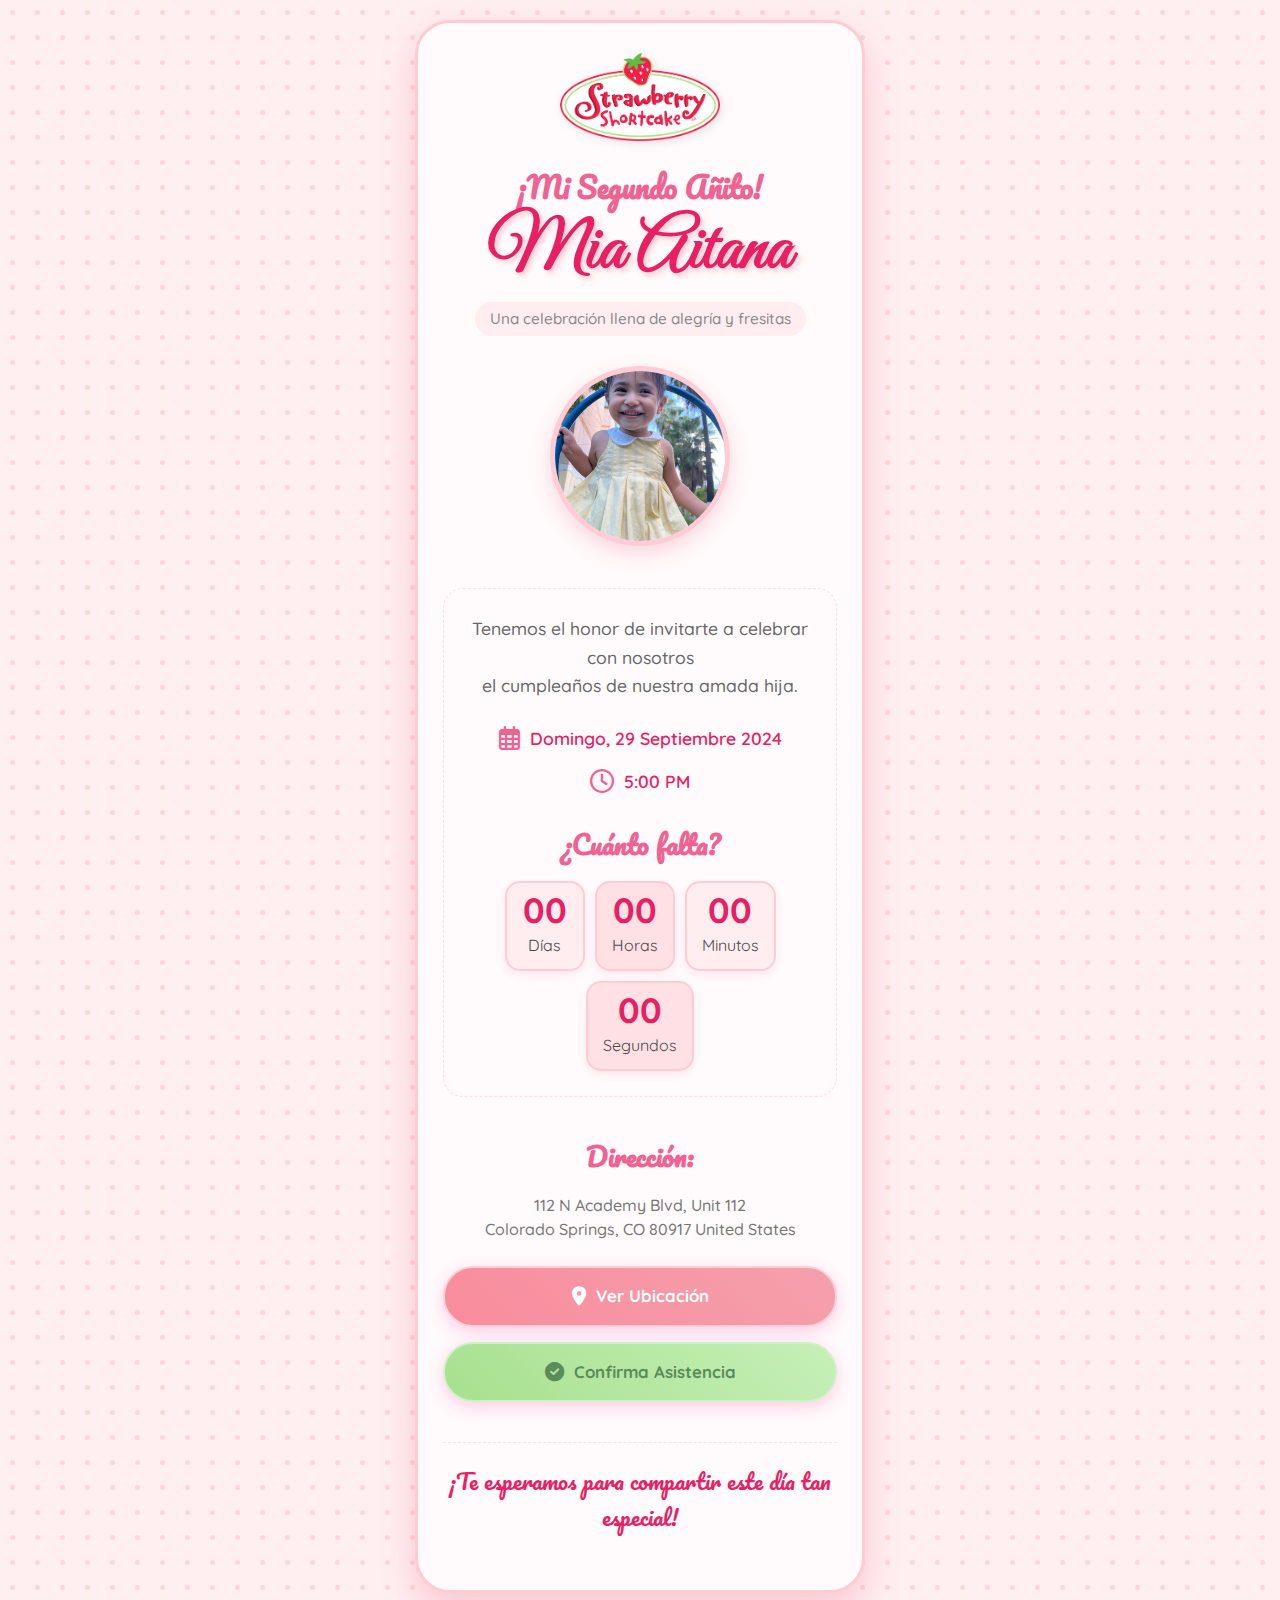
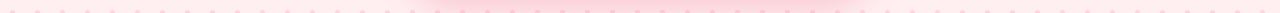
<file: index.html>
<!DOCTYPE html>
<html lang="es">
<head>
    <meta charset="UTF-8">
    <meta name="viewport" content="width=device-width, initial-scale=1.0">
    <title>¡Primer Añito de Mia Aitana! 🍓</title>
    
    <link href="https://fonts.googleapis.com/css2?family=Great+Vibes&family=Quicksand:wght@300;400;500;600;700&family=Pacifico&display=swap" rel="stylesheet">
    
    <link rel="stylesheet" href="https://cdnjs.cloudflare.com/ajax/libs/font-awesome/6.0.0-beta3/css/all.min.css">

    <link rel="stylesheet" href="invitacion.css">
</head>
<body>

    <div class="invitation-container">
        <div class="bg-decoration top-left"></div>
        <div class="bg-decoration top-right"></div>
        <div class="bg-decoration bottom-left"></div>
        <div class="bg-decoration bottom-right"></div>

        <header class="header-section">
            <img src="logo.png" alt="Strawberry Shortcake Logo" class="logo">
            <h2 class="subtitle">¡Mi Segundo Añito!</h2>
            <h1 class="main-title">Mia Aitana</h1>
            <p class="tagline">Una celebración llena de alegría y fresitas</p>
        </header>

        <section class="photo-section">
            <img src="nana.jpg" alt="Mia Aitana" class="baby-photo">
            
        </section>

        <section class="details-section">
            <p class="invitation-text">
                Tenemos el honor de invitarte a celebrar con nosotros<br>
                el cumpleaños de nuestra amada hija.
            </p>
            
            <div class="event-info">
                <div class="info-item">
                    <i class="far fa-calendar-alt"></i>
                    <span>Domingo, 29 Septiembre 2024</span>
                </div>
                <div class="info-item">
                    <i class="far fa-clock"></i>
                    <span>5:00 PM</span>
                </div>
            </div>

            <div class="countdown-section">
                <h3>¿Cuánto falta?</h3>
                <div id="countdown" class="countdown-timer">
                    <div class="time-box"><span id="days">00</span>Días</div>
                    <div class="time-box"><span id="hours">00</span>Horas</div>
                    <div class="time-box"><span id="minutes">00</span>Minutos</div>
                    <div class="time-box"><span id="seconds">00</span>Segundos</div>
                </div>
            </div>
        </section>

        <section class="location-section">
            <h3>Dirección:</h3>
            <p class="address">
                112 N Academy Blvd, Unit 112 <br>
                Colorado Springs, CO 80917 United States
            </p>
            <div class="button-group">
                <a href="https://maps.google.com/?q=112+N+Academy+Blvd,+Unit+112,+Colorado+Springs" target="_blank" class="action-btn map-btn">
                    <i class="fas fa-map-marker-alt"></i> Ver Ubicación
                </a>
                <a href="#" class="action-btn confirm-btn">
                    <i class="fas fa-check-circle"></i> Confirma Asistencia
                </a>
            </div>
        </section>
        
        <section class="footer-section">
            <p class="final-message">¡Te esperamos para compartir este día tan especial!</p>
       <div class="strawberry-characters">
</div>

    <script src="invitacion.js"></script>
</body>
</html>
</file>
<file: invitacion.css>
/* invitacion.css */

/* --- GENERAL & RESET --- */
* {
    box-sizing: border-box;
    margin: 0;
    padding: 0;
}

body {
    font-family: 'Quicksand', sans-serif;
    color: #4a4a4a;
    background-color: #ffeff1; /* Fondo muy suave rosado */
    line-height: 1.6;
    display: flex;
    justify-content: center;
    align-items: center;
    min-height: 100vh;
    padding: 20px;
    background-image: url('data:image/svg+xml;utf8,<svg width="100" height="100" viewBox="0 0 100 100" xmlns="http://www.w3.org/2000/svg"><circle cx="25" cy="25" r="5" fill="%23ffd5d9"/><circle cx="75" cy="75" r="5" fill="%23ffd5d9"/><circle cx="75" cy="25" r="5" fill="%23ffd5d9"/><circle cx="25" cy="75" r="5" fill="%23ffd5d9"/></svg>'); /* Pequeños puntos decorativos */
    background-size: 50px 50px;
}

/* --- CONTENEDOR PRINCIPAL DE LA INVITACIÓN --- */
.invitation-container {
    background-color: #fffafb; /* Blanco crema para el fondo de la tarjeta */
    width: 100%;
    max-width: 450px; /* Ancho máximo para que se vea bien en desktop */
    border-radius: 35px;
    box-shadow: 0 15px 35px rgba(230, 80, 110, 0.25);
    padding: 30px 25px;
    position: relative;
    overflow: hidden; /* Oculta decoraciones que se salgan */
    border: 3px solid #ffcbd4; /* Borde más definido */
    animation: fadeIn 1s ease-out; /* Animación de entrada */
}

@keyframes fadeIn {
    from { opacity: 0; transform: translateY(20px); }
    to { opacity: 1; transform: translateY(0); }
}

/* --- DECORACIONES DE FONDO (FRESAS, HOJAS) --- */
.bg-decoration {
    position: absolute;
    width: 100px; /* Tamaño de la imagen de decoración */
    height: 100px;
    background-size: contain;
    background-repeat: no-repeat;
    pointer-events: none;
    z-index: 0; /* Asegura que estén detrás del contenido */
}

/* Puedes usar imágenes específicas para cada esquina, o un patrón */
.top-left {
    top: -20px;
    left: -20px;
    background-image: url('https://i.imgur.com/example_strawberry_corner_left.png'); /* Reemplaza con tu imagen de fresas/hojas */
    transform: rotate(-15deg);
}
.top-right {
    top: -20px;
    right: -20px;
    background-image: url('https://i.imgur.com/example_strawberry_corner_right.png'); /* Reemplaza con tu imagen de fresas/hojas */
    transform: rotate(15deg);
}
.bottom-left {
    bottom: -10px;
    left: -10px;
    background-image: url('https://i.imgur.com/example_strawberry_small_left.png'); /* Reemplaza con tu imagen pequeña de fresa */
    width: 60px;
    height: 60px;
    transform: rotate(5deg);
}
.bottom-right {
    bottom: -10px;
    right: -10px;
    background-image: url('https://i.imgur.com/example_strawberry_small_right.png'); /* Reemplaza con tu imagen pequeña de fresa */
    width: 60px;
    height: 60px;
    transform: rotate(-5deg);
}


/* --- SECCIÓN DE ENCABEZADO --- */
.header-section {
    text-align: center;
    margin-bottom: 30px;
    position: relative;
    z-index: 1;
}

.logo {
    width: 160px; /* Tamaño del logo de Strawberry Shortcake */
    margin-bottom: 15px;
    filter: drop-shadow(2px 2px 5px rgba(0,0,0,0.1));
}

.subtitle {
    font-family: 'Pacifico', cursive; /* O 'Great Vibes' */
    color: #f06292; /* Rosa más suave */
    font-size: 1.8rem;
    margin-bottom: 5px;
}

.main-title {
    font-family: 'Great Vibes', cursive;
    color: #e91e63; /* Rosa frambuesa principal */
    font-size: 4.5rem; /* Tamaño grande para el nombre */
    line-height: 1;
    text-shadow: 3px 3px 5px rgba(255, 182, 193, 0.7); /* Sombra para el nombre */
    margin-bottom: 10px;
    animation: popIn 0.8s ease-out;
}

@keyframes popIn {
    0% { transform: scale(0.5); opacity: 0; }
    80% { transform: scale(1.1); opacity: 1; }
    100% { transform: scale(1); }
}

.tagline {
    font-family: 'Quicksand', sans-serif;
    color: #888;
    font-size: 0.95rem;
    font-weight: 500;
    margin-top: 5px;
    padding: 5px 15px;
    background-color: #ffedf0;
    border-radius: 20px;
    display: inline-block;
}

/* --- SECCIÓN DE FOTO DEL BEBÉ --- */
.photo-section {
    text-align: center;
    margin-bottom: 35px;
    position: relative;
    z-index: 1;
}

.baby-photo {
    width: 180px; /* Tamaño de la foto */
    height: 180px;
    object-fit: cover;
    border-radius: 50%; /* Foto redonda */
    border: 5px solid #ffcbd4; /* Borde rosa alrededor */
    box-shadow: 0 8px 20px rgba(230, 80, 110, 0.2);
    animation: rotateIn 1s ease-out;
}

@keyframes rotateIn {
    from { transform: scale(0.5) rotate(-90deg); opacity: 0; }
    to { transform: scale(1) rotate(0deg); opacity: 1; }
}

/* --- SECCIÓN DE DETALLES DEL EVENTO --- */
.details-section {
    text-align: center;
    margin-bottom: 40px;
    position: relative;
    z-index: 1;
    background-color: #fffbfd;
    padding: 25px 15px;
    border-radius: 20px;
    border: 1px dashed #ffdee4;
    box-shadow: inset 0 0 10px rgba(255, 192, 203, 0.1);
}

.invitation-text {
    font-size: 1.1rem;
    color: #666;
    margin-bottom: 25px;
    font-weight: 500;
}

.event-info {
    display: flex;
    flex-direction: column; /* Apila los elementos en móvil */
    gap: 15px;
    margin-bottom: 30px;
}

.info-item {
    font-size: 1.1rem;
    color: #e91e63; /* Color principal de fresa */
    font-weight: 600;
    display: flex;
    align-items: center;
    justify-content: center;
    gap: 10px;
}

.info-item i {
    font-size: 1.5rem;
    color: #f06292; /* Iconos un poco más claros */
}

/* --- SECCIÓN DEL CONTADOR REGRESIVO --- */
.countdown-section {
    margin-top: 30px;
}

.countdown-section h3 {
    font-family: 'Pacifico', cursive;
    color: #f06292;
    font-size: 1.6rem;
    margin-bottom: 15px;
}

.countdown-timer {
    display: flex;
    justify-content: center;
    gap: 10px;
    flex-wrap: wrap; /* Para que se adapte a pantallas pequeñas */
}

.time-box {
    background-color: #ffedf0;
    border: 2px solid #ffccd5;
    border-radius: 15px;
    padding: 10px 15px;
    text-align: center;
    min-width: 80px; /* Ancho mínimo para cada caja */
    box-shadow: 0 4px 10px rgba(255, 192, 203, 0.3);
}

.time-box span {
    display: block;
    font-size: 2.2rem;
    font-weight: 700;
    color: #e91e63;
    line-height: 1;
    margin-bottom: 5px;
}
.time-box:nth-child(even) { /* Color alternado para un toque divertido */
    background-color: #ffe0e4;
}

/* --- SECCIÓN DE UBICACIÓN --- */
.location-section {
    text-align: center;
    margin-bottom: 40px;
    position: relative;
    z-index: 1;
}

.location-section h3 {
    font-family: 'Pacifico', cursive;
    color: #f06292;
    font-size: 1.6rem;
    margin-bottom: 15px;
}

.address {
    font-size: 1rem;
    color: #777;
    margin-bottom: 25px;
    font-weight: 500;
    line-height: 1.5;
}

.button-group {
    display: flex;
    flex-direction: column; /* Apila los botones en móvil */
    gap: 15px;
    margin-top: 20px;
}

.action-btn {
    display: inline-flex; /* Para centrar el texto y el icono */
    align-items: center;
    justify-content: center;
    padding: 15px 25px;
    border-radius: 30px;
    text-decoration: none;
    font-weight: 700;
    font-size: 1.05rem;
    transition: all 0.3s ease;
    box-shadow: 0 5px 15px rgba(255, 105, 180, 0.3);
    gap: 10px; /* Espacio entre icono y texto */
}

.map-btn {
    background: linear-gradient(45deg, #f88c9d, #f5a0ac); /* Degradado de rosa */
    color: white;
    border: 2px solid #f8d0d5;
}

.map-btn:hover {
    background: linear-gradient(45deg, #f57e90, #f2909f);
    transform: translateY(-3px);
    box-shadow: 0 8px 20px rgba(255, 105, 180, 0.4);
}

.confirm-btn {
    background: linear-gradient(45deg, #a7e08e, #c6f0b8); /* Degradado de verde pastel */
    color: #5b8a5b; /* Texto verde oscuro */
    border: 2px solid #d0f0c9;
}

.confirm-btn:hover {
    background: linear-gradient(45deg, #9acb83, #b8e0a7);
    transform: translateY(-3px);
    box-shadow: 0 8px 20px rgba(167, 224, 142, 0.4);
}

.action-btn i {
    font-size: 1.2rem;
}

/* --- SECCIÓN FINAL --- */
.footer-section {
    text-align: center;
    margin-top: 40px;
    position: relative;
    padding-top: 20px;
    border-top: 1px dashed #ffdee4;
    z-index: 1;
}

.final-message {
    font-family: 'Pacifico', cursive;
    color: #e91e63;
    font-size: 1.4rem;
    margin-bottom: 25px;
}

.strawberry-characters {
    display: flex;
    justify-content: space-around;
    align-items: flex-end; /* Alinea los personajes a la base */
    margin-top: 20px;
}

.strawberry-characters img {
    width: 100px; /* Tamaño de los personajes */
    height: auto;
    filter: drop-shadow(3px 3px 8px rgba(0,0,0,0.15));
    animation: bounce 2s infinite ease-in-out;
}

.character-left { animation-delay: 0.2s; } /* Retraso para un efecto de rebote escalonado */
.character-right { animation-delay: 0.5s; }

@keyframes bounce {
    0%, 100% { transform: translateY(0); }
    50% { transform: translateY(-10px); }
}

/* --- MARCA DE AGUA --- */
.watermark {
    position: absolute;
    bottom: 10px;
    left: 50%;
    transform: translateX(-50%);
    font-size: 0.7rem;
    color: #ffcdd2; /* Color muy claro */
    opacity: 0.8;
    font-weight: 600;
    letter-spacing: 1px;
}

/* --- RESPONSIVE DESIGN (Para celulares más pequeños) --- */
@media (max-width: 480px) {
    .invitation-container {
        padding: 25px 15px;
        border-radius: 25px;
    }

    .main-title {
        font-size: 3.5rem;
    }

    .subtitle {
        font-size: 1.5rem;
    }

    .logo {
        width: 140px;
    }

    .baby-photo {
        width: 150px;
        height: 150px;
    }

    .invitation-text {
        font-size: 1rem;
    }

    .event-info, .button-group {
        flex-direction: column;
        gap: 10px;
    }

    .time-box {
        min-width: 70px;
        padding: 8px 10px;
    }
    .time-box span {
        font-size: 1.8rem;
    }

    .action-btn {
        padding: 12px 20px;
        font-size: 0.95rem;
    }
    
    .final-message {
        font-size: 1.2rem;
    }

    .strawberry-characters img {
        width: 80px;
    }
}

@media (max-width: 320px) {
    .main-title {
        font-size: 3rem;
    }
    .countdown-timer {
        gap: 5px;
    }
    .time-box {
        min-width: 60px;
        font-size: 0.8rem;
    }
    .time-box span {
        font-size: 1.6rem;
    }
}
</file>
